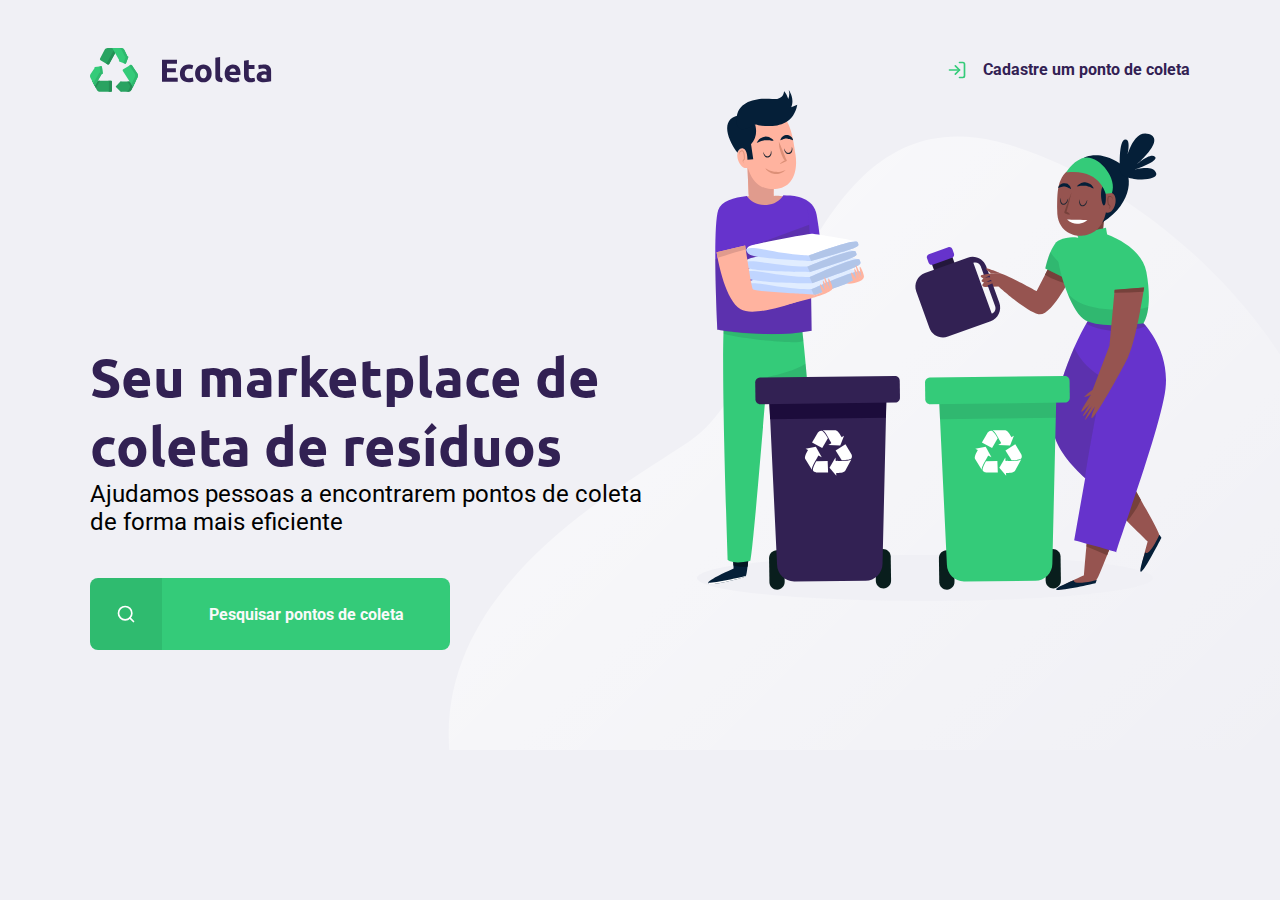
<file: index.html>
<!DOCTYPE html>
<html lang="pt-br">

<head>
    <meta charset="UTF-8">
    <meta name="viewport" content="width=device-width, initial-scale=1.0">
    <link href="https://fonts.googleapis.com/css2?family=Roboto&family=Ubuntu:wght@700&display=swap" rel="stylesheet">
    <link rel="stylesheet" href="./src/styles/index.css">
    <link rel="stylesheet" href="./src/styles/home.css">
    <link rel="stylesheet" href="./src/styles/modal.css">
    <link rel="stylesheet" href="./src/styles/responsive.css">
    <title>Ecoleta</title>
</head>

<body>

    <div id="page-home">
        <div class="content">
            <header>
                <img src="../src/assets/logo.svg" alt="logotipo">
                <a href="create-point.html">
                    <span></span>
                    Cadastre um ponto de coleta
                </a>
            </header>
            <main>
                <h1>Seu marketplace de coleta de resíduos</h1>
                <p>Ajudamos pessoas a encontrarem pontos de coleta de forma mais eficiente</p>

                <a href="search-results.html">
                    <span></span><strong>Pesquisar pontos de coleta</strong>
                </a>
            </main>
        </div>
    </div>


    <script src="./src/scripts/modal.js"></script>
</body>

</html>
</file>
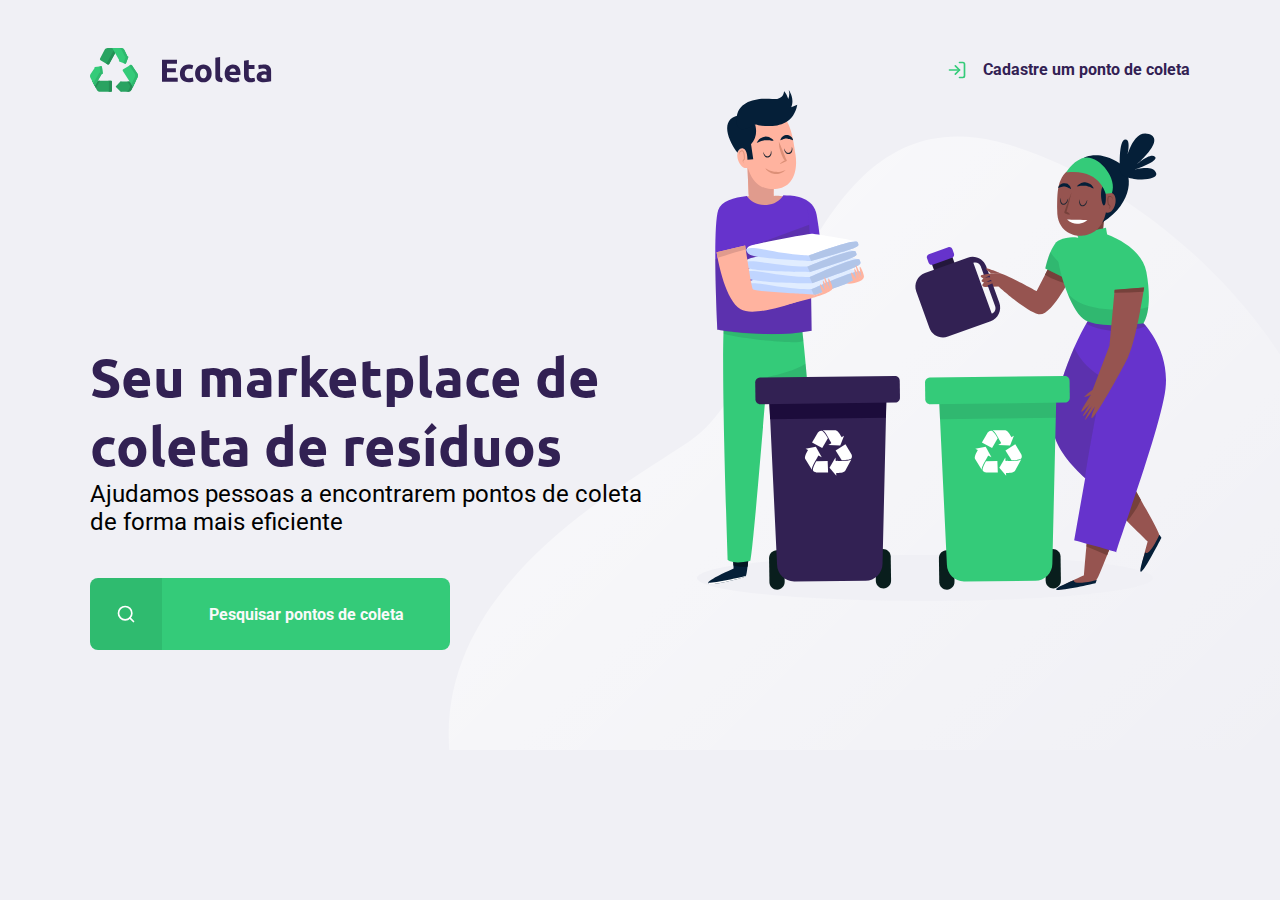
<file: public/index.html>
<!DOCTYPE html>
<html lang="pt-br">

<head>
    <meta charset="UTF-8">
    <meta name="viewport" content="width=device-width, initial-scale=1.0">
    <link href="https://fonts.googleapis.com/css2?family=Roboto&family=Ubuntu:wght@700&display=swap" rel="stylesheet">
    <link rel="stylesheet" href="../src/styles/index.css">
    <link rel="stylesheet" href="../src/styles/home.css">
    <link rel="stylesheet" href="../src/styles/modal.css">
    <title>Ecoleta</title>
</head>

<body>

    <div id="page-home">
        <div class="content">
            <header>
                <img src="../src/assets/logo.svg" alt="logotipo">
                <a href="create-point.html">
                    <span></span>
                    Cadastre um ponto de coleta
                </a>
            </header>
            <main>
                <h1>Seu marketplace de coleta de resíduos</h1>
                <p>Ajudamos pessoas a encontrarem pontos de coleta de forma mais eficiente</p>

                <a href="#">
                    <span></span><strong>Pesquisar pontos de coleta</strong>
                </a>
            </main>
        </div>
    </div>

    <div class="modal hide">
        <div class="content">
            <div class="header">
                <h1>Ponto de Coleta</h1>
                <a href="#">Fechar</a>
            </div>

            <form action="search-results.html">
                <label for="search">Cidade</label>
                <div class="search">
                    <div class="field">
                        <input type="text" name="search" placeholder="Pesquise por cidade">
                        <button>
                            <img src="../src/assets/search.svg" alt="buscar">
                        </button>
                    </div>
                </div>
            </form>
        </div>
    </div>

    <script src="../src/scripts/modal.js"></script>
</body>

</html>
</file>
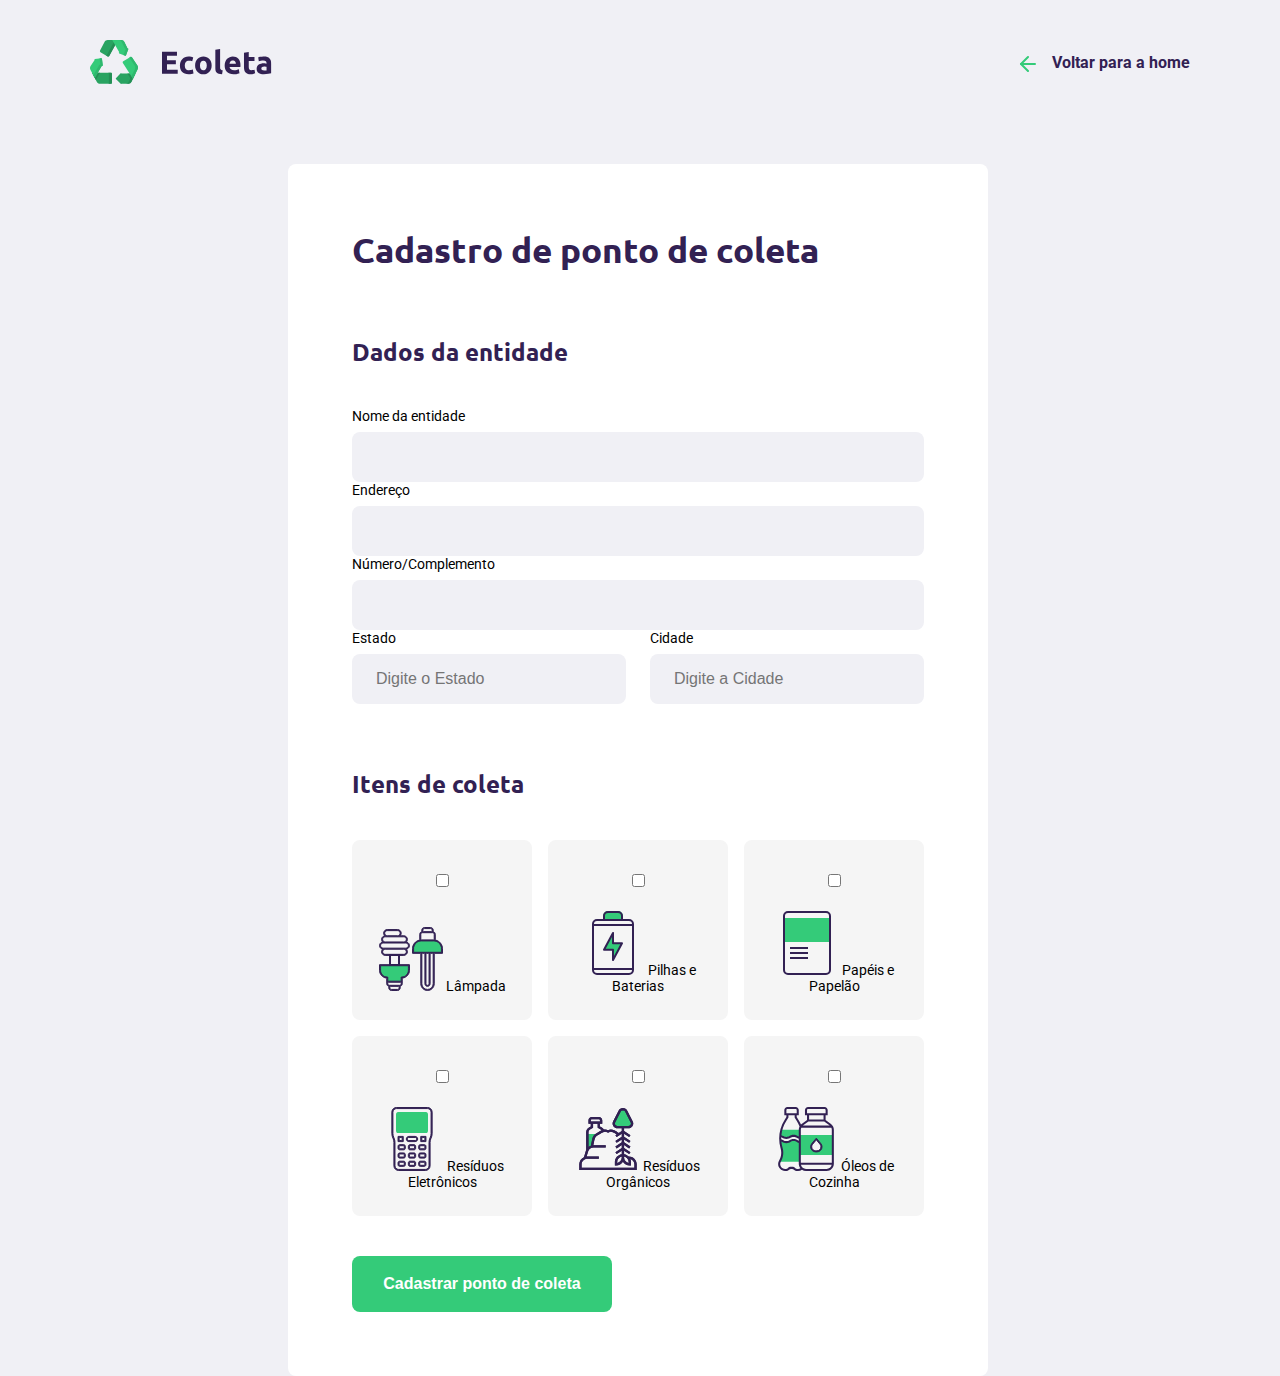
<file: create-point.html>
<!DOCTYPE html>
<html lang="pt-br">

<head>
    <meta charset="UTF-8">
    <meta name="viewport" content="width=device-width, initial-scale=1.0">
    <link href="https://fonts.googleapis.com/css2?family=Roboto&family=Ubuntu:wght@700&display=swap" rel="stylesheet">
    <link rel="stylesheet" href="./src/styles/index.css">
    <link rel="stylesheet" href="./src/styles/create-point.css">
    <link rel="stylesheet" href="./src/styles/modalConfirm.css">
    <link rel="stylesheet" href="./src/styles/responsive.css">
    <title>Ecoleta</title>
</head>

<body>

    <div id="page-create-point" class="page-create-point">

        <header>
            <img src="./src/assets/logo.svg" alt="logotipo">
            <a href="index.html">
                <span></span>
                Voltar para a home
            </a>
        </header>

        <form action="config.php" method="POST">
            <h1>Cadastro de ponto de coleta</h1>

            <fieldset>
                <legend>
                    <h2>Dados da entidade</h2>
                </legend>

                <div class="field">
                    <label for="name">Nome da entidade</label>
                    <input type="text" name="name" id="entityName" required>
                </div>

                <div class="field-group">
                    <div class="field">
                        <label for="address">Endereço</label>
                        <input type="text" name="address" id="address" required>
                    </div>
                </div>

                <div class="field">
                    <label for="address2">Número/Complemento</label>
                    <input type="text" name="address2" id="address2" required>
                </div>

                <div class="field-group">
                    <div class="field">
                        <label for="state">Estado</label>
                        <input type="text" name="state" id="uf" placeholder="Digite o Estado" required>
                    </div>

                    <div class="field">
                        <label for="city">Cidade</label>
                        <input type="text" id="city" name="city" placeholder="Digite a Cidade" required>
                        <input type="hidden" name="city">
                    </div>
                </div>
            </fieldset>

            <fieldset>
                <legend>
                    <h2>Itens de coleta</h2>
                </legend>

                <div class="items-grid">
                    <li id="Lâmpadas" name=''>
                        <input type="checkbox" name="lamp" id="lamp" value="Lâmpada">
                        <label for="lamp">
                            <img src="./src//assets/lampadas.svg" alt="lâmpadas">
                            Lâmpada
                        </label>
                    </li>

                    <li id="Pilhas e Baterias" name=''>
                        <input type="checkbox" name="batteries" id="batteries" value="Pilhas e Baterias">
                        <label for="batteries">
                            <img src="./src/assets/baterias.svg" alt="Pilhas e Baterias">
                            Pilhas e Baterias
                        </label>
                    </li>

                    <li id="Papéis e Papelão" name=''>
                        <input type="checkbox" name="papers" id="papers" value="Papéis e Papelão">
                        <label for="papers">
                            <img src="./src//assets/papeis-papelao.svg" alt="Papéis e Papelão">
                            Papéis e Papelão
                        </label>
                    </li>

                    <li data-id="Resíduos Eletrônicos" name=''>
                        <input type="checkbox" name="eletronic" id="eletronic" value="Resíduos Eletrônicos">
                        <label for="eletronic">
                            <img src="./src//assets//eletronicos.svg" alt="Resíduos Eletrônicos">
                            Resíduos Eletrônicos
                        </label>
                    </li>

                    <li data-id="Resíduos Orgânicos" name=''>
                        <input type="checkbox" name="organic" id="organic" value="Resíduos Orgânicos">
                        <label for="organic">
                            <img src="./src//assets//organicos.svg" alt="Resíduos Orgânicos">
                            Resíduos Orgânicos
                        </label>
                    </li>

                    <li id="Óleos de Cozinha" name=''>
                        <input type="checkbox" name="oil" id="oil" value="Óleos de Cozinha">
                        <label for="oil">
                            <img src="./src//assets//oleo.svg" alt="Óleos de Cozinha">
                            Óleos de Cozinha
                        </label>
                    </li>

                </div>
                <!--
                <div class="items-grid">
                    <li data-id="Lâmpadas" name=''>
                        <img src="./src/assets/lampadas.svg" alt="lampadas">
                        <span>Lâmpadas</span>
                    </li>

                    <li data-id="Pilhas e Baterias">
                        <img src="./src//assets/baterias.svg" alt="Pilhas e Baterias">
                        <span>Pilhas e Baterias</span>
                    </li>

                    <li data-id="Papéis e Papelão">
                        <img src="./src//assets/papeis-papelao.svg" alt="Papéis e Papelão">
                        <span>Papéis e Papelão</span>
                    </li>

                    <li data-id="Resíduos Eletrônicos">
                        <img src="./src//assets/eletronicos.svg" alt="Resíduos Eletrônicos">
                        <span>Resíduos Eletrônicos</span>
                    </li>

                    <li data-id="Resíduos Orgânicos">
                        <img src="./src//assets/organicos.svg" alt="Resíduos Orgânicos">
                        <span>Resíduos Orgânicos</span>
                    </li>

                    <li data-id="Óleos de Cozinha">
                        <img src="./src//assets/oleo.svg" alt="Óleos de Cozinha">
                        <span>Óleos de Cozinha</span>
                    </li>
                </div>

                <input type="hidden" name="items">
            </fieldset>
            -->

            <button type="submit" id="buttonForm">Cadastrar ponto de coleta</button>
        </form>
        </form>
    </div>

    <div class="modal hide">
        <div class="content">
            <div class="header">
                <h3>Ponto de Coleta Cadastrado com Sucesso</h3>
            </div>
        </div>
    </div>

    <!--<script src="./src/scripts/create-point.js"></script>-->
</body>
</html>
</file>
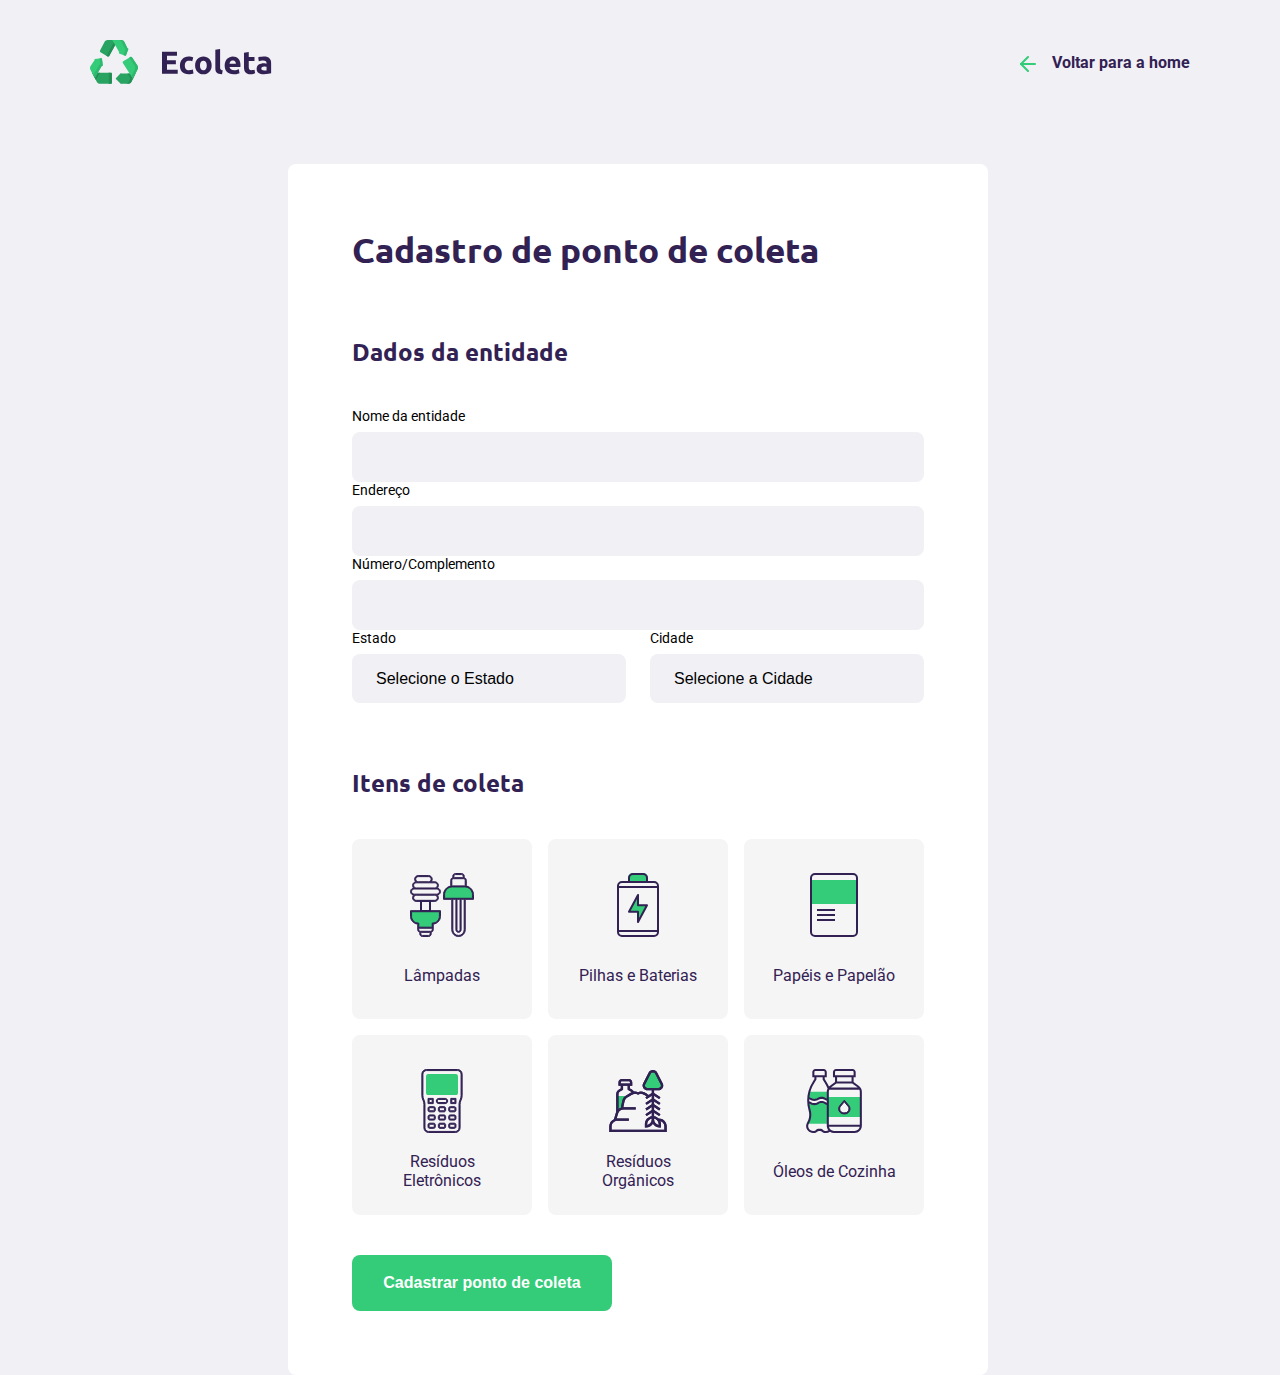
<file: public/create-point.html>
<!DOCTYPE html>
<html lang="pt-br">

<head>
    <meta charset="UTF-8">
    <meta name="viewport" content="width=device-width, initial-scale=1.0">
    <link href="https://fonts.googleapis.com/css2?family=Roboto&family=Ubuntu:wght@700&display=swap" rel="stylesheet">
    <link rel="stylesheet" href="../src/styles/index.css">
    <link rel="stylesheet" href="../src/styles/create-point.css">
    <title>Ecoleta</title>
</head>

<body>

    <div id="page-create-point" class="page-create-point">

        <header>
            <img src="../src/assets/logo.svg" alt="logotipo">
            <a href="index.html">
                <span></span>
                Voltar para a home
            </a>
        </header>

        <form action="#" method="POST">
            <h1>Cadastro de ponto de coleta</h1>

            <fieldset>
                <legend>
                    <h2>Dados da entidade</h2>
                </legend>

                <div class="field">
                    <label for="namae">Nome da entidade</label>
                    <input type="text" name="name" required>
                </div>

                <div class="field-group">
                    <div class="field">
                        <label for="address">Endereço</label>
                        <input type="text" name="address" required>
                    </div>
                </div>

                <div class="field">
                    <label for="address2">Número/Complemento</label>
                    <input type="text" name="address2" required>
                </div>

                <div class="field-group">
                    <div class="field">
                        <label for="state">Estado</label>
                        <select name="uf" required>
                            <option value="">Selecione o Estado</option>
                        </select>
                    </div>

                    <div class="field">
                        <label for="city">Cidade</label>
                        <select name="city" required>
                            <option value="">Selecione a Cidade</option>
                        </select>

                        <input type="hidden" name="state">
                    </div>
                </div>
            </fieldset>

            <fieldset>
                <legend>
                    <h2>Itens de coleta</h2>
                </legend>

                <div class="items-grid">
                    <li data-id="1">
                        <img src="../src/assets/lampadas.svg" alt="lampadas">
                        <span>Lâmpadas</span>
                    </li>

                    <li data-id="2">
                        <img src="../src//assets/baterias.svg" alt="Pilhas e Baterias">
                        <span>Pilhas e Baterias</span>
                    </li>

                    <li data-id="3">
                        <img src="../src//assets/papeis-papelao.svg" alt="Papéis e Papelão">
                        <span>Papéis e Papelão</span>
                    </li>

                    <li data-id="4">
                        <img src="../src//assets/eletronicos.svg" alt="Resíduos Eletrônicos">
                        <span>Resíduos Eletrônicos</span>
                    </li>

                    <li data-id="5">
                        <img src="../src//assets/organicos.svg" alt="Resíduos Orgânicos">
                        <span>Resíduos Orgânicos</span>
                    </li>

                    <li data-id="6">
                        <img src="../src//assets/oleo.svg" alt="Óleos de Cozinha">
                        <span>Óleos de Cozinha</span>
                    </li>
                </div>

                <input type="hidden" name="items">
            </fieldset>

            <button type="submit">Cadastrar ponto de coleta</button>
        </form>
        </form>
    </div>

    <script src="../src/scripts/create-point.js"></script>
</body>
</html>
</file>
<file: src/styles/index.css>
:root {
    --title-color: #322153;
    --primary-color: #34cb79;
}

* {
    margin: 0;
    padding: 0;
    box-sizing: border-box;
}

html {
    font-family: 'roboto', sans-serif;
}

body {
    background: #f0f0f5;
    -webkit-font-smoothing: antialiased;
}

a {
    text-decoration: none;
}

h1,
h2,
h3,
h4,
h5,
h6 {
    color: var(--title-color);
    font-family: 'ubuntu', sans-serif;
}
</file>
<file: src/styles/home.css>
#page-home {
    height: 100vh;
    background: url('../assets/home-background.svg') no-repeat;
    background-position: 35vw 90px;
}

#page-home .content {
    width: 90%;
    max-width: 1100px;
    height: 100%;
    margin: 0 auto;
    display: flex;
    flex-direction: column;
}

#page-home header {
    display: flex;
    justify-content: space-between;
    align-items: center;
    margin-top: 48px    
}

#page-home header a{
    display: flex;
    color: var(--title-color);
    font-weight: 700; 
}

#page-home header a span{
    margin-right: 16px;
    display: flex;
    background: url('../assets/log-in.svg');
    width: 20px;
    height: 20px;
}

#page-home main {
    display: flex;
    flex-direction: column;
    justify-content: center;
    flex: 1;
    max-width: 560px;
    height: 600px
}

#page-home main h1{
    font-size: 54px;
}

#page-home main p{
    font-size: 24px
}

#page-home main a {
    display: flex;
    align-items: center;
    width: 100%;
    max-width: 360px;
    height: 72px;
    margin-top: 42px;
    background: var(--primary-color);
    border-radius: 8px;
    transition: 400ms;
}

#page-home main a:hover{
    background-color: #2fb86e;
}

#page-home main a span{
    width: 72px;
    height: 72px;
    background-color: rgba(0,0,0,0.08);
    border-top-left-radius: 8px;
    border-bottom-left-radius: 8px;
    display: flex;
    align-items: center;
    justify-content: center;
}

#page-home main a span::after{
    content: "";
    background-image: url('../assets/search.svg');
    width: 20px;
    height: 20px;
}

#page-home main a strong {
    flex: 1;
    color: #fafafa;
    text-align: center;
}
</file>
<file: src/styles/modal.css>
.modal {
    background-color: #0e0a14ef;
    height: 100vh;
    width: 100vw;

    position: fixed;
    top: 0;

    display: flex;
    justify-content: center;
    align-items: center;

    transition: 400ms;
}

.modal .content{
    color: #fff;
    width: 420px
}

.modal .header {
    display: flex;
    align-items: center;
    justify-content: space-between;
    margin-bottom: 48px;
}

.modal .header a {
    background: url(../assets/x.svg);
    width: 20px;
    height: 20px;
    display: flex;
    font-size: 0.01px;
}

.modal .header h1{
    color: #fff;
    font-size: 36px;
    line-height: 42px
}

.modal form label{
    font-size: 14px;
    line-height: 16px;
    display: block;
    margin-bottom: 8px;
}

.modal form .field{
    display: flex;
}

.modal form input{
    flex: 1;
    background-color: #f0f0f5;
    border-radius: 8px 0 0 8px;
    border: 0;
    padding: 16px 24px;
    font-size: 16px;
    color: #6c6c80;
}

.modal form button{
    width: 72px;
    height: 72px;
    background-color: var(--primary-color);
    border: 0;
    border-radius: 0 8px 8px 0;
}

.modal form button:hover{
    background-color: #2fb85e;
}

.modal.hide{
    display: none;
}
</file>
<file: src/styles/responsive.css>
@media (min-width: 1700){
    #page-home {
        background-position-x: 40vw;
    }
}

@media(max-width: 768px){
    #page-home {
        background-position-x: 70vw;
    }
    #page-home .content{
        align-items: center;
        text-align: center;
    }
    
    #page-home header a {
        position: absolute;
        bottom: 30px;
        
        left: 50%;
        transform: translateX(-50%);
    }
    
    #page-home main {
        align-items: center;
    }

    .page-create-point form {
        margin: 50px;
        
    }

    .page-search-results .cards{
        grid-template-columns: 1fr;
    }

    .page-create-point .field-group{
        flex-direction: column;
    }

    .page-create-point .field-group .field + .field{
        margin-left: 0;
    }
}

@media(max-width: 425px){

    #pade-home heade img{
        margin-top: 10px;
    }

    #page-home header a {
        position: absolute;
        bottom: -100px;
        margin-bottom: 25px;
        left: 50%;
        transform: translateX(-50%);
    }

    #page-home main h1{
        font-size: 45px;
    }

    .page-create-point form {
        margin: 50px 0 0 0;   
    }

    .items-grid{
        grid-template-columns: 1fr 1fr;
    }
}

@media(max-width: 375px){

    .items-grid{
        grid-template-columns: 1fr;
    }
}

@media(max-width: 320px){

    #page-home .content {
        width: 90%;
        margin: 0 auto;
    }

    #page-home header {
        margin-top: 48px    
    }

    .page-create-point form {
        padding: 25px;  
    }

    form input {

        padding:  16px 0px;
    }

}
</file>
<file: src/styles/create-point.css>
.page-create-point {
    width: 90%;
    max-width: 1100px;
    margin: 0 auto;
}

.page-create-point header{
    margin-top: 40px;
    display: flex;
    justify-content: space-between;
    align-items: center;
}

.page-create-point header a{
    color: var(--title-color);
    font-weight: bold;
    display: flex;
    align-items: center;
}

.page-create-point header a span{
    background-image: url('../assets/arrow-left.svg');
    margin-right: 16px;
    width: 20px;
    height: 20px;
    display: flex;
}

form {
    background-color: white;
    padding: 64px;
    border-radius: 8px;
    margin-top: 80px;
    max-width: 700px;  
    margin-left: 18%;
}

form h1{
    font-size: 35px;
}
  
form fieldset{
    margin-top: 64px;
    border: 0;
}

form legend{
    margin-bottom: 40px;
}
  
form legend h2{
    font-size: 24px;
}

form .field{
    flex: 1;
    display: flex;
    flex-direction: column;
}

form .field-group{
    display: flex;
}

form input, form select {
    background-color: #f0f0f5;
  
    border: 0;
    padding:  16px 24px;
    font-size: 16px;
    border-radius: 8px;
  
    outline: none;
}

form select{
    /*resetar as configs do select para os navegadores e evitar problemas*/
    -webkit-appearance:none;
    -moz-appearance: none;
    appearance: none;
}

form label{
    font-size: 14px;
    margin-bottom: 8px;
}

/*alinhar apenas um elemento que estiver dereferencia de outro elemento*/
form .field-group .field + .field{
    margin-left: 24px;
}

form button{
    width: 260px;
    height: 56px;
    background-color: var(--primary-color);
    border-radius: 8px;
  
    color: white;
    font-weight: bold;
    font-size: 16px;
    border: 0;
    margin-top: 40px;
  
    transition:background-color  400ms;
}

form button:hover{
    background-color: #2fb86e;
}

.items-grid{
    display: grid;
    grid-template-columns: 1fr 1fr 1fr;
    gap: 16px;
}

.items-grid li{
    background-color: #f5f5f5;
    list-style: none;
  
    border: 2px solid #f5f5f5;
    height: 180px;
    border-radius: 8px;
    padding: 32px 24px 16px;
    display: flex;
    flex-direction: column;
    align-items: center;
    justify-content: space-between;
  
    text-align: center;
    cursor: pointer;
}

.items-grid li span{
    margin-top: 12px;
    flex: 1;
  
    display: flex;
    align-items: center;
    color: var(--title-color);
}

.items-grid li.selected{
    background-color: #e1faec;
    border: 2px solid #34cb79
}
  
.items-grid li img,
.items-grid li span{
    pointer-events: none;
}
</file>
<file: src/styles/modalConfirm.css>
.modal {
    background-color: #0e0a14ef;
    height: 100vh;
    width: 100vw;

    position: fixed;
    top: 0;

    display: flex;
    justify-content: center;
    align-items: center;

    transition: 400ms;
}

.modal .content{
    color: #fff;
    width: 420px
}

.modal .header {
    display: flex;
    align-items: center;
    justify-content: center;
    text-align: center;
    margin-bottom: 48px;
    padding: 25px;
    background-color: #fff;
}

.modal .header h3   {
    color: var(--primary-color);
    font-size: 36px;
    line-height: 42px
}

.modal.hide{
    display: none;
}
</file>
